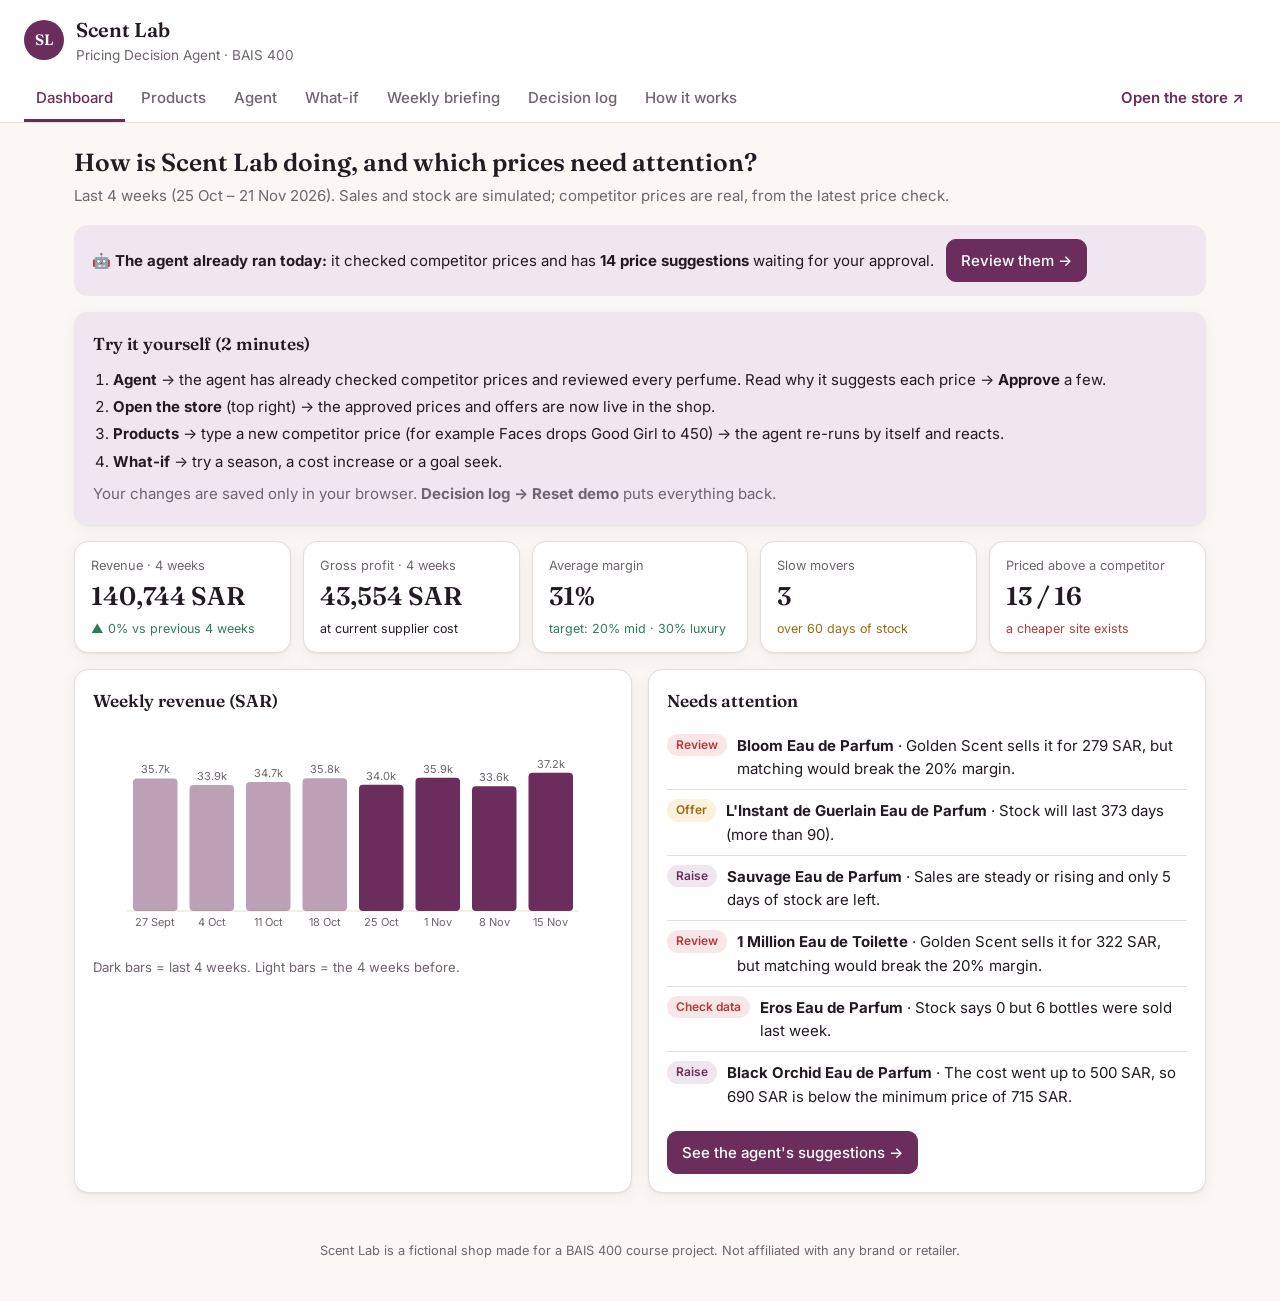
<file: index.html>
<!DOCTYPE html>
<html lang="en">
<head>
<meta charset="utf-8">
<meta name="viewport" content="width=device-width, initial-scale=1">
<title>Scent Lab Pricing Agent</title>
<meta name="description" content="A decision agent that recommends perfume prices and offers for Scent Lab, with what-if analysis and owner approval.">
<link rel="preconnect" href="https://fonts.googleapis.com">
<link href="https://fonts.googleapis.com/css2?family=Fraunces:opsz,wght@9..144,500;9..144,600&family=Inter:wght@400;500;600&display=swap" rel="stylesheet">
<link rel="stylesheet" href="style.css?v=5">
</head>
<body>
<header class="top">
  <div class="brand">
    <span class="logo" aria-hidden="true">SL</span>
    <div>
      <h1>Scent Lab</h1>
      <p class="sub">Pricing Decision Agent · BAIS 400</p>
    </div>
  </div>
  <nav class="tabs" role="tablist">
    <button class="tab active" data-tab="dashboard">Dashboard</button>
    <button class="tab" data-tab="products">Products</button>
    <button class="tab" data-tab="agent">Agent</button>
    <button class="tab" data-tab="whatif">What-if</button>
    <button class="tab" data-tab="briefing">Weekly briefing</button>
    <button class="tab" data-tab="log">Decision log</button>
    <button class="tab" data-tab="about">How it works</button>
    <a class="tab storelink" href="store.html">Open the store ↗</a>
  </nav>
</header>

<main>
  <!-- DASHBOARD -->
  <section id="dashboard" class="panel active">
    <div class="head">
      <h2>How is Scent Lab doing, and which prices need attention?</h2>
      <p class="muted">Last 4 weeks (25 Oct – 21 Nov 2026). Sales and stock are simulated; competitor prices are real, from the latest price check.</p>
    </div>
    <div class="answer" id="agentStatus">🤖 The agent is starting…</div>
    <div class="card tryit">
      <h3>Try it yourself (2 minutes)</h3>
      <ol>
        <li><b>Agent</b> → the agent has already checked competitor prices and reviewed every perfume. Read why it suggests each price → <b>Approve</b> a few.</li>
        <li><b>Open the store</b> (top right) → the approved prices and offers are now live in the shop.</li>
        <li><b>Products</b> → type a new competitor price (for example Faces drops Good Girl to 450) → the agent re-runs by itself and reacts.</li>
        <li><b>What-if</b> → try a season, a cost increase or a goal seek.</li>
      </ol>
      <p class="muted" style="margin:0">Your changes are saved only in your browser. <b>Decision log → Reset demo</b> puts everything back.</p>
    </div>
    <div class="kpis" id="kpis"></div>
    <div class="grid2">
      <div class="card">
        <h3>Weekly revenue (SAR)</h3>
        <div id="trend"></div>
      </div>
      <div class="card">
        <h3>Needs attention</h3>
        <ul class="attention" id="attention"></ul>
        <button class="btn primary" data-goto="agent">See the agent's suggestions →</button>
      </div>
    </div>
  </section>

  <!-- PRODUCTS -->
  <section id="products" class="panel">
    <div class="head">
      <h2>Products and competitor prices</h2>
      <p class="muted">16 perfumes. “—” means the competitor does not sell a comparable bottle. Green = cheapest in the market.</p>
    </div>
    <p class="muted ckLast" style="margin-top:-8px"></p>
    <div class="filters">
      <label>Show <select id="fGender"><option>All</option><option>Women</option><option>Men</option><option>Unisex</option></select></label>
      <label>Tier <select id="fTier"><option>All</option><option>Mid</option><option>Luxury</option></select></label>
    </div>
    <div class="tablewrap"><table id="ptable"></table></div>
    <div class="card inputs" style="margin-top:16px">
      <div style="flex-basis:100%"><h3 style="margin:0">Update a competitor price</h3>
        <p class="muted" style="margin:.2rem 0 0">Saw a new price on a competitor's site? Type it here and the agent re-runs by itself.</p></div>
      <label>Perfume<select id="cProd"></select></label>
      <label>Competitor<select id="cComp"><option>Golden Scent</option><option>Faces</option><option>Sephora</option></select></label>
      <label>New price (SAR)<input id="cPrice" type="number" min="1" step="1" style="width:130px"></label>
      <button class="btn primary" id="cSave">Save price</button>
      <button class="btn" id="cUndo">Back to real prices</button>
      <span class="muted" id="cMsg" style="flex-basis:100%"></span>
    </div>
  </section>

  <!-- AGENT -->
  <section id="agent" class="panel">
    <div class="head">
      <h2>This week's pricing decisions</h2>
      <p class="muted">The agent works by itself: it checks competitor prices, reads sales, stock and costs, compares the options and drafts a price for every perfume. <b>The only thing left for you is to approve or reject.</b></p>
    </div>
    <p class="muted"><span class="ckLast"></span> <span id="runInfo"></span></p>
    <div id="ckOutAgent"></div>
    <div class="summary" id="runSummary"></div>
    <div id="recs"></div>
  </section>

  <!-- WHAT-IF -->
  <section id="whatif" class="panel">
    <div class="head">
      <h2>What-if analysis</h2>
      <p class="muted">Change one assumption, the agent re-runs, and you see expected profit for the next 4 weeks: keeping today's prices vs following the agent. Every answer shows worst, most likely and best case.</p>
    </div>
    <div class="scenarios" id="scenarioPick">
      <button class="sc active" data-sc="comp">Competitor drops price</button>
      <button class="sc" data-sc="cost">Cost goes up</button>
      <button class="sc" data-sc="season">Season (Ramadan / Eid / National Day)</button>
      <button class="sc" data-sc="margin">Change my margin</button>
      <button class="sc" data-sc="goal">Goal seek</button>
    </div>
    <div class="card inputs" id="scInputs"></div>
    <div id="scOut"></div>
  </section>

  <!-- BRIEFING -->
  <section id="briefing" class="panel">
    <div class="head">
      <h2>Weekly briefing</h2>
      <p class="muted">Level 1 automation: every Sunday at 7:00 a scheduled job runs the agent and writes this report. It only reports. It never changes a price.</p>
    </div>
    <div class="card briefing" id="brief"></div>
  </section>

  <!-- LOG -->
  <section id="log" class="panel">
    <div class="head">
      <h2>Decision log</h2>
      <p class="muted">Every recommendation you approve or reject is saved here, so the owner stays accountable. Saved in this browser only.</p>
    </div>
    <div class="row"><button class="btn" id="resetBtn">Reset demo (restore original prices)</button></div>
    <div class="tablewrap"><table id="ltable"></table></div>
  </section>

  <!-- ABOUT -->
  <section id="about" class="panel">
    <div class="head"><h2>How the agent decides</h2></div>
    <div class="grid2">
      <div class="card">
        <h3>The decision</h3>
        <p><b>What price, or offer, should each perfume have this week?</b></p>
        <p><b>Decision variables:</b> selling price per perfume, and offer % for slow movers.</p>
        <p><b>Principle of choice:</b> stay competitive with Golden Scent, Faces and Sephora while never going below the minimum margin (20% mid-range, 30% luxury).</p>
        <p><b>Type:</b> semistructured. The agent recommends, the owner approves.</p>
      </div>
      <div class="card">
        <h3>The rules (checked in this order)</h3>
        <p><b>First, a data check:</b> if the data contradicts itself (for example stock is 0 but bottles were sold), do nothing and ask the owner to check.</p>
        <ol class="rules">
          <li><b>Protect the margin:</b> if the cost went up and the price is below the minimum, raise to the minimum price.</li>
          <li><b>High demand, low stock:</b> under 14 days of stock and sales steady or rising → raise 5%.</li>
          <li><b>Slow mover:</b> more than 60 days of stock → 10% offer; more than 90 days → 15% offer. Never below the minimum price.</li>
          <li><b>Competitor is cheaper:</b> match the cheapest competitor, but never go below the minimum price.</li>
          <li>Otherwise keep the price.</li>
        </ol>
        <p class="muted">Minimum price = cost ÷ (1 − minimum margin). Any change over 15% is flagged for owner review.</p>
      </div>
      <div class="card">
        <h3>Four parts of the system</h3>
        <ul>
          <li><b>Data:</b> products, weekly sales, costs, competitor prices (<a href="data/data_dictionary.md">data dictionary</a> and CSV files in the <code>data</code> folder).</li>
          <li><b>Models:</b> minimum price, days of stock, profit forecast, what-if and goal seek.</li>
          <li><b>Knowledge:</b> the pricing rules above (agent.js).</li>
          <li><b>Interface:</b> this website and the weekly briefing.</li>
          <li><b>User:</b> the owner of Scent Lab, who approves every change.</li>
        </ul>
      </div>
      <div class="card warn">
        <h3>When not to trust me</h3>
        <ul>
          <li>Competitor prices are only as fresh as the last price check (see the date next to the button), and bottle sizes may differ between sites. A competitor sale can end tomorrow.</li>
          <li>Sales, stock and costs are simulated, not from a real shop.</li>
          <li>The profit forecast uses assumptions (price sensitivity 1.2, competitor sensitivity 3). Real customers may react differently.</li>
          <li>I do not know about brand rules, supplier deals, or events I was not told about.</li>
          <li>If a change is flagged “Owner review”, or confidence is Low, check it yourself before approving.</li>
          <li>I never change a price on my own. A person always decides.</li>
        </ul>
      </div>
    </div>
  </section>
</main>

<footer class="foot">Scent Lab is a fictional shop made for a BAIS 400 course project. Not affiliated with any brand or retailer.</footer>

<script src="data.js?v=5"></script>
<script src="agent.js?v=5"></script>
<script src="app.js?v=5"></script>
</body>
</html>
</file>
<file: style.css>
:root{
  --bg:#faf7f4; --surface:#ffffff; --surface2:#f3eee8; --ink:#231a24; --muted:#6f6470;
  --line:#e6ddd4; --accent:#6b2d5c; --accent-ink:#ffffff; --gold:#b8873b;
  --good:#2f7d57; --good-bg:#e5f3ec; --bad:#b23a3a; --bad-bg:#f9e7e7; --warn:#9a6a12; --warn-bg:#fbf1dc;
  --info-bg:#efe6ef; --shadow:0 1px 2px rgba(35,26,36,.06),0 4px 16px rgba(35,26,36,.05);
}
@media (prefers-color-scheme: dark){
  :root:not([data-theme="light"]){
    --bg:#16121a; --surface:#201a24; --surface2:#2a222f; --ink:#f1ebf2; --muted:#a99eab;
    --line:#3a3040; --accent:#d58bc2; --accent-ink:#1b1220; --gold:#d9ae66;
    --good:#7fd3a6; --good-bg:#1d3329; --bad:#f19a9a; --bad-bg:#3a2224; --warn:#f0c46f; --warn-bg:#3a3020;
    --info-bg:#2e2433; --shadow:none;
  }
}
:root[data-theme="dark"]{
  --bg:#16121a; --surface:#201a24; --surface2:#2a222f; --ink:#f1ebf2; --muted:#a99eab;
  --line:#3a3040; --accent:#d58bc2; --accent-ink:#1b1220; --gold:#d9ae66;
  --good:#7fd3a6; --good-bg:#1d3329; --bad:#f19a9a; --bad-bg:#3a2224; --warn:#f0c46f; --warn-bg:#3a3020;
  --info-bg:#2e2433; --shadow:none;
}
*{box-sizing:border-box}
body{margin:0;background:var(--bg);color:var(--ink);font:15px/1.55 Inter,system-ui,sans-serif}
h1,h2,h3{font-family:Fraunces,Georgia,serif;font-weight:600;margin:0}
h2{font-size:1.55rem;line-height:1.25}
h3{font-size:1.08rem;margin-bottom:.6rem}
a{color:var(--accent)}
.muted{color:var(--muted)}
.top{background:var(--surface);border-bottom:1px solid var(--line);padding:14px 24px 0;position:sticky;top:0;z-index:5}
.brand{display:flex;align-items:center;gap:12px;margin-bottom:10px}
.logo{width:40px;height:40px;border-radius:50%;background:var(--accent);color:var(--accent-ink);display:grid;place-items:center;font-family:Fraunces,serif;font-weight:600}
.brand h1{font-size:1.25rem}
.sub{margin:0;color:var(--muted);font-size:.85rem}
.tabs{display:flex;gap:4px;overflow-x:auto;scrollbar-width:none}
.tabs::-webkit-scrollbar{display:none}
.tab{background:none;border:0;border-bottom:3px solid transparent;padding:10px 12px;color:var(--muted);font:inherit;font-weight:500;cursor:pointer;white-space:nowrap}
.tab.active{color:var(--accent);border-bottom-color:var(--accent)}
main{max-width:1180px;margin:0 auto;padding:24px}
.panel{display:none}
.panel.active{display:block}
.head{margin-bottom:18px}
.head p{margin:.35rem 0 0}
.card{background:var(--surface);border:1px solid var(--line);border-radius:14px;padding:18px;box-shadow:var(--shadow)}
.card.warn{background:var(--warn-bg);border-color:transparent}
.grid2{display:grid;grid-template-columns:repeat(2,minmax(0,1fr));gap:16px}
.kpis{display:grid;grid-template-columns:repeat(5,minmax(0,1fr));gap:12px;margin-bottom:16px}
.kpi{background:var(--surface);border:1px solid var(--line);border-radius:14px;padding:14px 16px;box-shadow:var(--shadow)}
.kpi .label{color:var(--muted);font-size:.8rem}
.kpi .value{font-family:Fraunces,serif;font-size:1.6rem;font-weight:600;margin-top:2px}
.kpi .note{font-size:.78rem;margin-top:2px}
.kpi.good .note{color:var(--good)} .kpi.bad .note{color:var(--bad)} .kpi.warn .note{color:var(--warn)}
.attention{list-style:none;padding:0;margin:0 0 14px}
.attention li{display:flex;gap:10px;align-items:flex-start;padding:9px 0;border-bottom:1px solid var(--line)}
.attention li:last-child{border-bottom:0}
.btn{border:1px solid var(--line);background:var(--surface);color:var(--ink);border-radius:10px;padding:9px 14px;font:inherit;font-weight:500;cursor:pointer}
.btn:hover{border-color:var(--accent)}
.btn.primary{background:var(--accent);border-color:var(--accent);color:var(--accent-ink)}
.btn.big{padding:12px 20px;font-size:1rem}
.btn.ok{background:var(--good);border-color:var(--good);color:#fff}
.btn.no{color:var(--bad)}
.btn:disabled{opacity:.5;cursor:default}
.row{display:flex;gap:12px;align-items:center;flex-wrap:wrap;margin-bottom:16px}
.filters{display:flex;gap:16px;margin-bottom:12px;flex-wrap:wrap}
select,input{font:inherit;color:var(--ink);background:var(--surface);border:1px solid var(--line);border-radius:8px;padding:7px 10px}
.tablewrap{overflow-x:auto;background:var(--surface);border:1px solid var(--line);border-radius:14px}
table{border-collapse:collapse;width:100%;font-size:.9rem}
th,td{padding:10px 12px;text-align:left;border-bottom:1px solid var(--line);white-space:nowrap}
th{font-weight:600;color:var(--muted);font-size:.78rem;text-transform:uppercase;letter-spacing:.03em;background:var(--surface2)}
td.num,th.num{text-align:right;font-variant-numeric:tabular-nums}
tr:last-child td{border-bottom:0}
td.wrap{white-space:normal;min-width:280px}
.attention .pill{flex-shrink:0;white-space:nowrap}
.cheap{color:var(--good);font-weight:600}
.pill{display:inline-block;padding:2px 9px;border-radius:999px;font-size:.75rem;font-weight:600}
.pill.raise{background:var(--info-bg);color:var(--accent)}
.pill.lower{background:var(--good-bg);color:var(--good)}
.pill.offer{background:var(--warn-bg);color:var(--warn)}
.pill.keep{background:var(--surface2);color:var(--muted)}
.pill.hold,.pill.review{background:var(--bad-bg);color:var(--bad)}
.pill.High{background:var(--good-bg);color:var(--good)} .pill.Medium{background:var(--warn-bg);color:var(--warn)} .pill.Low{background:var(--bad-bg);color:var(--bad)}
.summary{display:flex;gap:10px;flex-wrap:wrap;margin-bottom:14px}
.summary .chip{background:var(--surface);border:1px solid var(--line);border-radius:999px;padding:6px 12px;font-size:.85rem}
.rec{background:var(--surface);border:1px solid var(--line);border-radius:14px;margin-bottom:12px;box-shadow:var(--shadow);overflow:hidden}
.rec.done{opacity:.6}
.rec-top{display:grid;grid-template-columns:1fr auto;gap:12px;padding:16px 18px;align-items:center}
.rec-name{font-weight:600}
.rec-brand{color:var(--muted);font-size:.85rem}
.price{font-family:Fraunces,serif;font-size:1.3rem;font-weight:600;text-align:right;white-space:nowrap}
.price .old{color:var(--muted);text-decoration:line-through;font-size:1rem;margin-right:6px}
.rec-body{padding:0 18px 16px;display:grid;grid-template-columns:repeat(2,minmax(0,1fr));gap:14px 22px}
.step{font-size:.88rem}
.step h4{margin:0 0 4px;font-size:.72rem;letter-spacing:.06em;text-transform:uppercase;color:var(--gold)}
.step ul{margin:0;padding-left:18px}
.step table{font-size:.82rem}
.step td,.step th{padding:5px 8px}
.rec-actions{display:flex;gap:8px;padding:12px 18px;border-top:1px solid var(--line);background:var(--surface2);align-items:center;flex-wrap:wrap}
details summary{cursor:pointer;color:var(--accent);font-weight:500;padding:0 18px 12px}
.scenarios{display:flex;gap:8px;flex-wrap:wrap;margin-bottom:12px}
.sc{border:1px solid var(--line);background:var(--surface);color:var(--ink);border-radius:999px;padding:8px 14px;font:inherit;cursor:pointer}
.sc.active{background:var(--accent);border-color:var(--accent);color:var(--accent-ink)}
.inputs{display:flex;gap:18px;flex-wrap:wrap;align-items:flex-end;margin-bottom:16px}
.inputs label{display:flex;flex-direction:column;gap:4px;font-size:.85rem;color:var(--muted)}
.bands{display:grid;grid-template-columns:repeat(3,minmax(0,1fr));gap:12px;margin-bottom:16px}
.band{background:var(--surface);border:1px solid var(--line);border-radius:14px;padding:14px 16px}
.band.likely{border-color:var(--accent);border-width:2px}
.band .t{font-size:.8rem;color:var(--muted);text-transform:uppercase;letter-spacing:.05em}
.band .v{font-family:Fraunces,serif;font-size:1.35rem;font-weight:600}
.band .d{font-size:.85rem}
.up{color:var(--good)} .down{color:var(--bad)}
.answer{background:var(--info-bg);border-radius:14px;padding:14px 18px;margin-bottom:16px}
.briefing h3{margin-top:14px} .briefing h3:first-child{margin-top:0}
.briefing ul{padding-left:18px;margin:.3rem 0}
.rules li{margin-bottom:6px}
.foot{text-align:center;color:var(--muted);font-size:.8rem;padding:24px 16px 40px}
svg text{fill:var(--muted);font-size:11px;font-family:Inter,sans-serif}
.empty{color:var(--muted);padding:24px;text-align:center}
@media (max-width:900px){
  .kpis{grid-template-columns:repeat(2,minmax(0,1fr))}
  .grid2,.rec-body{grid-template-columns:1fr}
}
@media (max-width:600px){
  main{padding:16px}
  .top{padding:12px 16px 0}
  .bands{grid-template-columns:1fr}
  .rec-top{grid-template-columns:1fr}
  .price{text-align:left}
  h2{font-size:1.3rem}
}

.tab.storelink{text-decoration:none;margin-left:auto;color:var(--accent);font-weight:600}
.tryit{margin-bottom:16px;background:var(--info-bg);border-color:transparent}
.tryit ol{margin:.2rem 0 .6rem;padding-left:20px}
.tryit li{margin-bottom:4px}

.answer .steps{margin:.4rem 0 0;padding-left:20px}
.answer .steps li{margin-bottom:2px}
#agentStatus{margin-bottom:16px}
</file>
